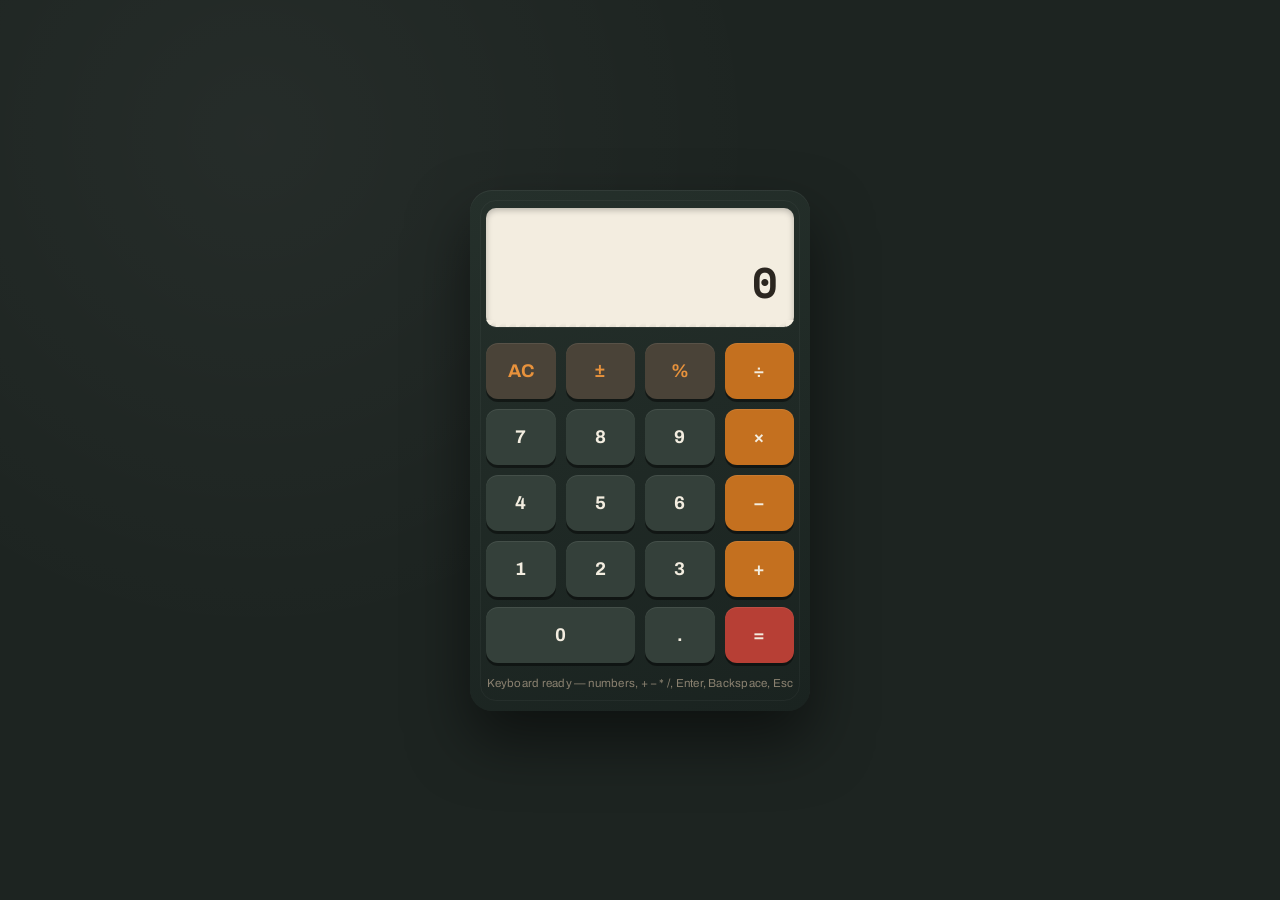
<file: CodeAlpha_BuildaCalculator/index.html>
<!DOCTYPE html>
<html lang="en">
<head>
<meta charset="UTF-8">
<meta name="viewport" content="width=device-width, initial-scale=1.0">
<title>Calculator</title>
<link rel="stylesheet" href="style.css">
</head>
<body>

  <main class="calc" aria-label="Calculator">

    <div class="tape">
      <div class="tape-line history" id="history">0</div>
      <div class="tape-line display" id="display">0</div>
    </div>

    <div class="keys">
      <button class="key key--func" data-action="clear">AC</button>
      <button class="key key--func" data-action="negate">±</button>
      <button class="key key--func" data-action="percent">%</button>
      <button class="key key--op" data-action="op" data-value="÷">÷</button>

      <button class="key" data-action="num" data-value="7">7</button>
      <button class="key" data-action="num" data-value="8">8</button>
      <button class="key" data-action="num" data-value="9">9</button>
      <button class="key key--op" data-action="op" data-value="×">×</button>

      <button class="key" data-action="num" data-value="4">4</button>
      <button class="key" data-action="num" data-value="5">5</button>
      <button class="key" data-action="num" data-value="6">6</button>
      <button class="key key--op" data-action="op" data-value="−">−</button>

      <button class="key" data-action="num" data-value="1">1</button>
      <button class="key" data-action="num" data-value="2">2</button>
      <button class="key" data-action="num" data-value="3">3</button>
      <button class="key key--op" data-action="op" data-value="+">+</button>

      <button class="key key--wide" data-action="num" data-value="0">0</button>
      <button class="key" data-action="decimal">.</button>
      <button class="key key--equal" data-action="equals">=</button>
    </div>

    <p class="hint">Keyboard ready — numbers, + − * /, Enter, Backspace, Esc</p>

  </main>

<script src="script.js"></script>
</body>
</html>
</file>
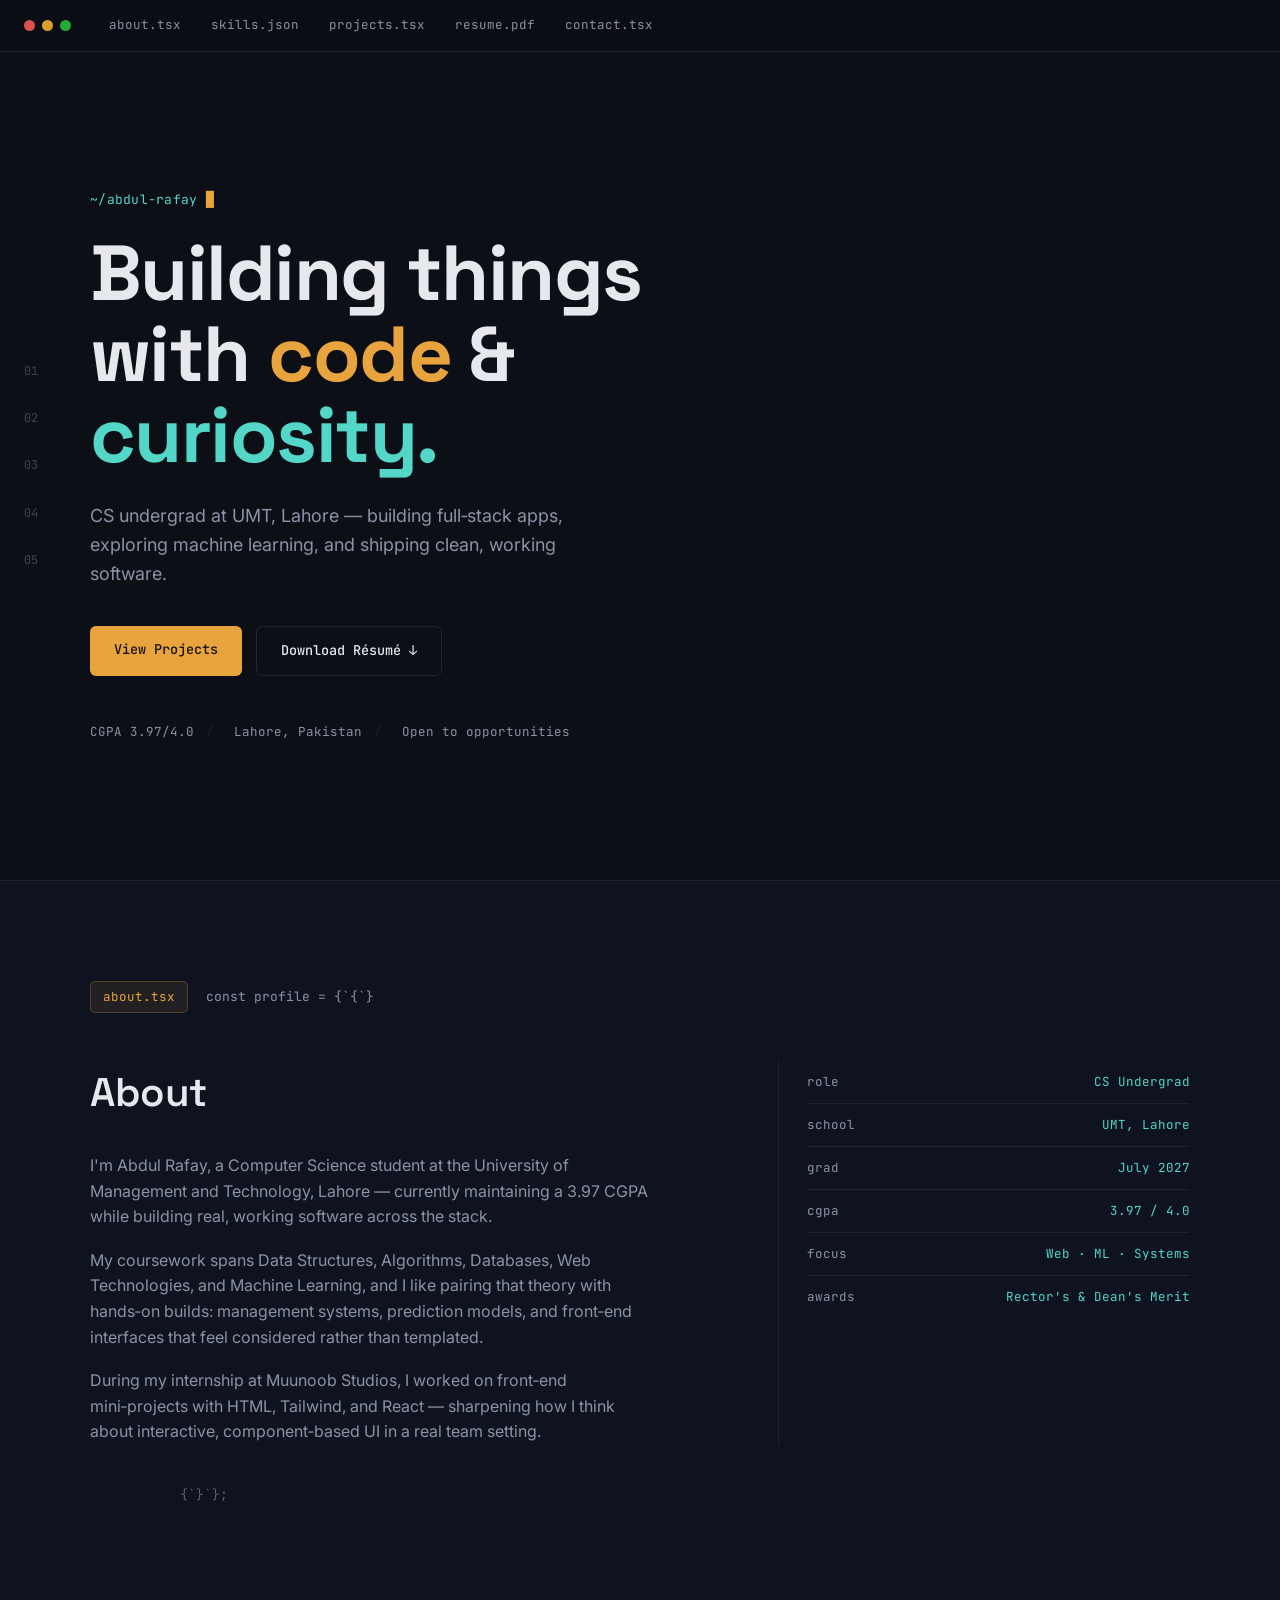
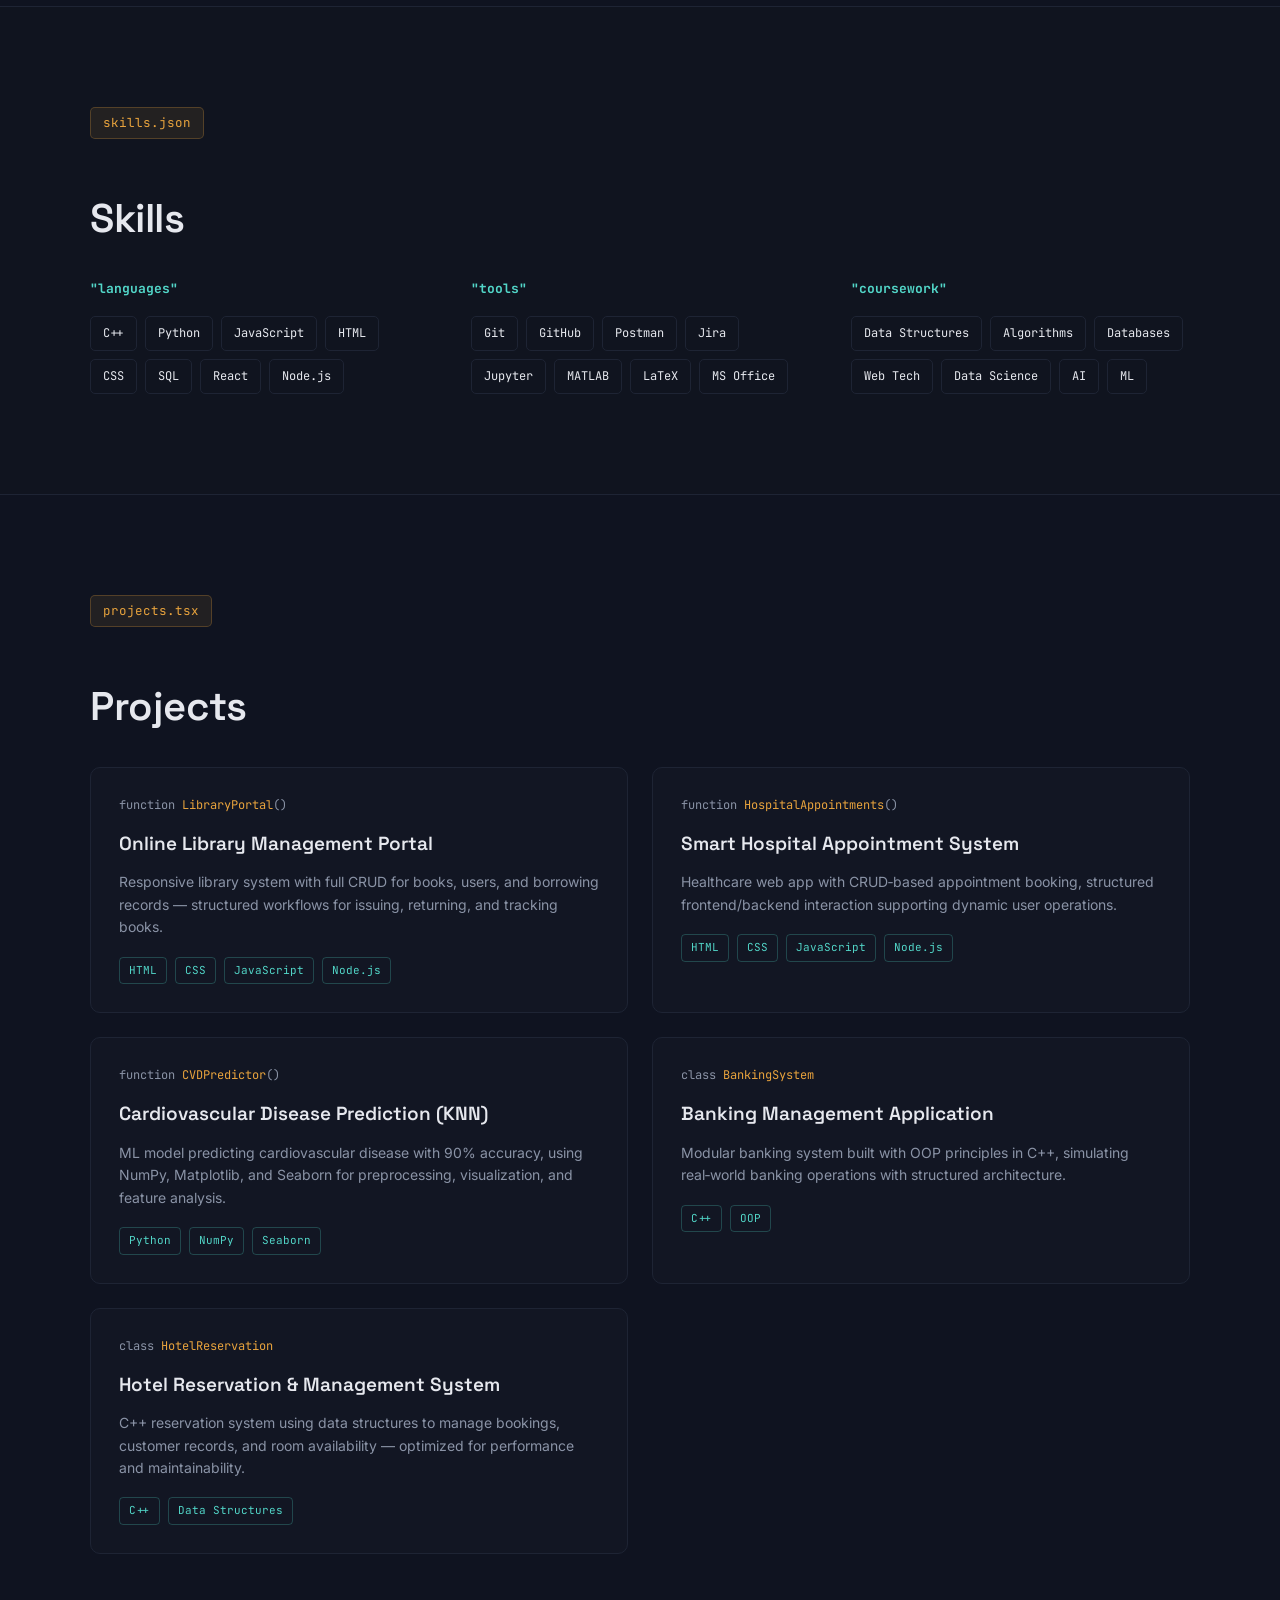
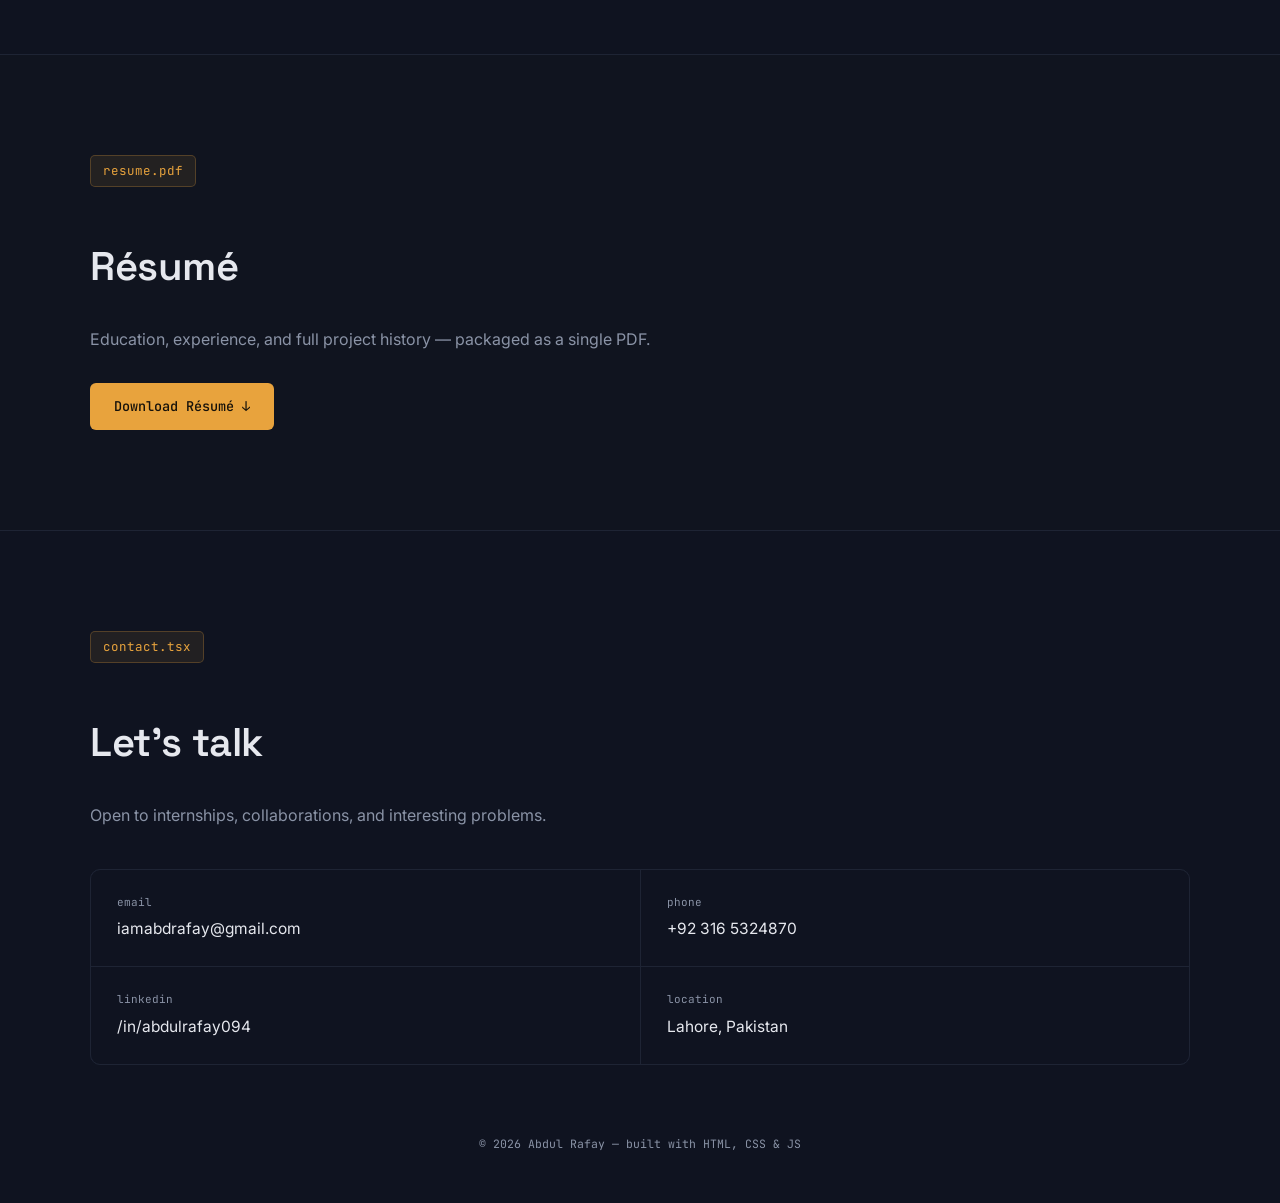
<file: CodeAlpha_PortfolioSite/index.html>
<!DOCTYPE html>
<html lang="en">
<head>
<meta charset="UTF-8">
<meta name="viewport" content="width=device-width, initial-scale=1.0">
<title>Abdul Rafay — Portfolio</title>
<link rel="preconnect" href="https://fonts.googleapis.com">
<link href="https://fonts.googleapis.com/css2?family=Space+Grotesk:wght@400;500;600;700&family=Inter:wght@400;500;600&family=JetBrains+Mono:wght@400;500;600&display=swap" rel="stylesheet">
<link rel="stylesheet" href="style.css">
</head>
<body>

<div class="noise"></div>

<!-- ===== EDITOR TAB BAR (NAV) ===== -->
<header class="tabbar" id="tabbar">
  <div class="tabbar-left">
    <span class="dot red"></span><span class="dot yellow"></span><span class="dot green"></span>
  </div>
  <nav class="tabs">
    <a href="#about" class="tab active" data-tab="about.tsx">about.tsx</a>
    <a href="#skills" class="tab" data-tab="skills.json">skills.json</a>
    <a href="#projects" class="tab" data-tab="projects.tsx">projects.tsx</a>
    <a href="#resume" class="tab" data-tab="resume.pdf">resume.pdf</a>
    <a href="#contact" class="tab" data-tab="contact.tsx">contact.tsx</a>
  </nav>
  <button class="menu-btn" id="menuBtn" aria-label="Toggle menu">☰</button>
</header>

<!-- ===== HERO ===== -->
<section class="hero" id="top">
  <div class="gutter" aria-hidden="true">
    <span>01</span><span>02</span><span>03</span><span>04</span><span>05</span>
  </div>
  <div class="hero-inner reveal">
    <p class="eyebrow mono">~/abdul-rafay <span class="caret">█</span></p>
    <h1 class="hero-title">
      Building things<br>
      with <span class="hl">code</span> &amp; <span class="hl-alt">curiosity.</span>
    </h1>
    <p class="hero-sub">
      CS undergrad at UMT, Lahore — building full‑stack apps, exploring machine learning,
      and shipping clean, working software.
    </p>
    <div class="hero-actions">
      <a href="#projects" class="btn btn-primary">View Projects</a>
      <a href="resume.pdf" class="btn btn-ghost" target="_blank" rel="noopener">Download Résumé ↓</a>
    </div>
    <div class="hero-meta mono">
      <span>CGPA 3.97/4.0</span><span class="sep">/</span>
      <span>Lahore, Pakistan</span><span class="sep">/</span>
      <span>Open to opportunities</span>
    </div>
  </div>
</section>

<!-- ===== ABOUT ===== -->
<section class="panel" id="about">
  <div class="panel-head">
    <span class="file-label mono">about.tsx</span>
    <span class="panel-line mono">const profile = {`{`}</span>
  </div>
  <div class="panel-body reveal">
    <div class="about-grid">
      <div class="about-text">
        <h2 class="section-title">About</h2>
        <p>
          I'm Abdul Rafay, a Computer Science student at the University of Management
          and Technology, Lahore — currently maintaining a 3.97 CGPA while building
          real, working software across the stack.
        </p>
        <p>
          My coursework spans Data Structures, Algorithms, Databases, Web Technologies,
          and Machine Learning, and I like pairing that theory with hands‑on builds:
          management systems, prediction models, and front‑end interfaces that feel
          considered rather than templated.
        </p>
        <p>
          During my internship at Muunoob Studios, I worked on front‑end mini‑projects
          with HTML, Tailwind, and React — sharpening how I think about interactive,
          component‑based UI in a real team setting.
        </p>
      </div>
      <ul class="about-facts mono">
        <li><span class="k">role</span><span class="v">CS Undergrad</span></li>
        <li><span class="k">school</span><span class="v">UMT, Lahore</span></li>
        <li><span class="k">grad</span><span class="v">July 2027</span></li>
        <li><span class="k">cgpa</span><span class="v">3.97 / 4.0</span></li>
        <li><span class="k">focus</span><span class="v">Web · ML · Systems</span></li>
        <li><span class="k">awards</span><span class="v">Rector's &amp; Dean's Merit</span></li>
      </ul>
    </div>
  </div>
  <span class="panel-line mono closing">{`}`};</span>
</section>

<!-- ===== SKILLS ===== -->
<section class="panel alt" id="skills">
  <div class="panel-head">
    <span class="file-label mono">skills.json</span>
  </div>
  <div class="panel-body reveal">
    <h2 class="section-title">Skills</h2>
    <div class="skills-grid">
      <div class="skill-group">
        <h3 class="mono group-title">"languages"</h3>
        <div class="chips">
          <span class="chip">C++</span><span class="chip">Python</span><span class="chip">JavaScript</span>
          <span class="chip">HTML</span><span class="chip">CSS</span><span class="chip">SQL</span>
          <span class="chip">React</span><span class="chip">Node.js</span>
        </div>
      </div>
      <div class="skill-group">
        <h3 class="mono group-title">"tools"</h3>
        <div class="chips">
          <span class="chip">Git</span><span class="chip">GitHub</span><span class="chip">Postman</span>
          <span class="chip">Jira</span><span class="chip">Jupyter</span><span class="chip">MATLAB</span>
          <span class="chip">LaTeX</span><span class="chip">MS Office</span>
        </div>
      </div>
      <div class="skill-group">
        <h3 class="mono group-title">"coursework"</h3>
        <div class="chips">
          <span class="chip">Data Structures</span><span class="chip">Algorithms</span>
          <span class="chip">Databases</span><span class="chip">Web Tech</span>
          <span class="chip">Data Science</span><span class="chip">AI</span><span class="chip">ML</span>
        </div>
      </div>
    </div>
  </div>
</section>

<!-- ===== PROJECTS ===== -->
<section class="panel" id="projects">
  <div class="panel-head">
    <span class="file-label mono">projects.tsx</span>
  </div>
  <div class="panel-body reveal">
    <h2 class="section-title">Projects</h2>
    <div class="project-grid">

      <article class="card">
        <div class="card-top mono">function <span class="fn">LibraryPortal</span>()</div>
        <h3>Online Library Management Portal</h3>
        <p>Responsive library system with full CRUD for books, users, and borrowing
           records — structured workflows for issuing, returning, and tracking books.</p>
        <div class="tags mono"><span>HTML</span><span>CSS</span><span>JavaScript</span><span>Node.js</span></div>
      </article>

      <article class="card">
        <div class="card-top mono">function <span class="fn">HospitalAppointments</span>()</div>
        <h3>Smart Hospital Appointment System</h3>
        <p>Healthcare web app with CRUD‑based appointment booking, structured
           frontend/backend interaction supporting dynamic user operations.</p>
        <div class="tags mono"><span>HTML</span><span>CSS</span><span>JavaScript</span><span>Node.js</span></div>
      </article>

      <article class="card">
        <div class="card-top mono">function <span class="fn">CVDPredictor</span>()</div>
        <h3>Cardiovascular Disease Prediction (KNN)</h3>
        <p>ML model predicting cardiovascular disease with 90% accuracy, using NumPy,
           Matplotlib, and Seaborn for preprocessing, visualization, and feature analysis.</p>
        <div class="tags mono"><span>Python</span><span>NumPy</span><span>Seaborn</span></div>
      </article>

      <article class="card">
        <div class="card-top mono">class <span class="fn">BankingSystem</span></div>
        <h3>Banking Management Application</h3>
        <p>Modular banking system built with OOP principles in C++, simulating
           real‑world banking operations with structured architecture.</p>
        <div class="tags mono"><span>C++</span><span>OOP</span></div>
      </article>

      <article class="card">
        <div class="card-top mono">class <span class="fn">HotelReservation</span></div>
        <h3>Hotel Reservation &amp; Management System</h3>
        <p>C++ reservation system using data structures to manage bookings, customer
           records, and room availability — optimized for performance and maintainability.</p>
        <div class="tags mono"><span>C++</span><span>Data Structures</span></div>
      </article>

    </div>
  </div>
</section>

<!-- ===== RESUME ===== -->
<section class="panel alt" id="resume">
  <div class="panel-head">
    <span class="file-label mono">resume.pdf</span>
  </div>
  <div class="panel-body reveal resume-body">
    <h2 class="section-title">Résumé</h2>
    <p class="resume-copy">
      Education, experience, and full project history — packaged as a single PDF.
    </p>
    <a href="resume.pdf" class="btn btn-primary" target="_blank" rel="noopener">Download Résumé ↓</a>
  </div>
</section>

<!-- ===== CONTACT ===== -->
<section class="panel contact-panel" id="contact">
  <div class="panel-head">
    <span class="file-label mono">contact.tsx</span>
  </div>
  <div class="panel-body reveal">
    <h2 class="section-title">Let's talk</h2>
    <p class="contact-copy">Open to internships, collaborations, and interesting problems.</p>
    <div class="contact-links">
      <a href="mailto:iamabdrafay@gmail.com" class="contact-link">
        <span class="mono label">email</span><span class="value">iamabdrafay@gmail.com</span>
      </a>
      <a href="tel:+923165324870" class="contact-link">
        <span class="mono label">phone</span><span class="value">+92 316 5324870</span>
      </a>
      <a href="https://linkedin.com/in/abdulrafay094" class="contact-link" target="_blank" rel="noopener">
        <span class="mono label">linkedin</span><span class="value">/in/abdulrafay094</span>
      </a>
      <a href="#top" class="contact-link">
        <span class="mono label">location</span><span class="value">Lahore, Pakistan</span>
      </a>
    </div>
  </div>
  <footer class="footer mono">© 2026 Abdul Rafay — built with HTML, CSS &amp; JS</footer>
</section>

<script src="script.js"></script>
</body>
</html>
</file>
<file: CodeAlpha_BuildaCalculator/style.css>
@import url('https://fonts.googleapis.com/css2?family=Space+Mono:wght@400;700&family=Archivo:wght@500;700;800&display=swap');

:root{
  --paper: #f3ede0;
  --ink: #2b2620;
  --ink-soft: #8a8170;
  --body-bg: #1d2421;
  --machine: #25302b;
  --machine-edge: #1a2320;
  --amber: #e8923c;
  --amber-deep: #c4701f;
  --coral: #e35b4f;
  --coral-deep: #b73f35;
  --key-shadow: rgba(0,0,0,0.45);
  --focus: #7fd8c4;
}

*{ box-sizing: border-box; }

body{
  margin: 0;
  min-height: 100vh;
  display: flex;
  align-items: center;
  justify-content: center;
  background:
    radial-gradient(circle at 20% 15%, rgba(255,255,255,0.04), transparent 40%),
    var(--body-bg);
  font-family: 'Archivo', sans-serif;
  padding: 32px 16px;
}

.calc{
  width: 100%;
  max-width: 340px;
  background: linear-gradient(160deg, var(--machine), var(--machine-edge));
  border-radius: 22px;
  padding: 18px 16px 22px;
  box-shadow:
    0 30px 60px rgba(0,0,0,0.5),
    inset 0 1px 0 rgba(255,255,255,0.06);
  position: relative;
}

.calc::before{
  content: "";
  position: absolute;
  top: 10px; left: 10px; right: 10px; bottom: 10px;
  border-radius: 16px;
  border: 1px solid rgba(255,255,255,0.04);
  pointer-events: none;
}

/* the paper tape readout */
.tape{
  background: var(--paper);
  border-radius: 10px;
  padding: 18px 16px 14px;
  margin-bottom: 16px;
  box-shadow:
    inset 0 2px 6px rgba(0,0,0,0.25),
    0 1px 0 rgba(255,255,255,0.05);
  position: relative;
  overflow: hidden;
}

.tape::after{
  /* torn paper edge effect */
  content: "";
  position: absolute;
  left: 0; right: 0; bottom: -1px;
  height: 8px;
  background:
    linear-gradient(135deg, var(--paper) 50%, transparent 50%) 0 0/10px 10px repeat-x;
}

.tape-line{
  font-family: 'Space Mono', monospace;
  text-align: right;
  color: var(--ink);
  white-space: nowrap;
  overflow: hidden;
  text-overflow: ellipsis;
}

.history{
  font-size: 0.9rem;
  color: var(--ink-soft);
  min-height: 1.2em;
  letter-spacing: 0.02em;
}

.display{
  font-size: clamp(1.8rem, 9vw, 2.6rem);
  font-weight: 700;
  margin-top: 4px;
  letter-spacing: -0.01em;
}

/* keypad */
.keys{
  display: grid;
  grid-template-columns: repeat(4, 1fr);
  gap: 10px;
}

.key{
  border: none;
  border-radius: 12px;
  padding: 18px 0;
  font-family: 'Archivo', sans-serif;
  font-size: 1.15rem;
  font-weight: 700;
  color: var(--paper);
  background: #34403a;
  box-shadow:
    0 3px 0 var(--key-shadow),
    inset 0 1px 0 rgba(255,255,255,0.08);
  cursor: pointer;
  transition: transform 0.06s ease, box-shadow 0.06s ease, background 0.15s ease;
  -webkit-tap-highlight-color: transparent;
}

.key:hover{ background: #3c4a43; }

.key:active,
.key.is-pressed{
  transform: translateY(3px);
  box-shadow: 0 0 0 var(--key-shadow), inset 0 1px 0 rgba(255,255,255,0.08);
}

.key:focus-visible{
  outline: 2px solid var(--focus);
  outline-offset: 2px;
}

.key--func{
  background: #4a4338;
  color: var(--amber);
}
.key--func:hover{ background: #564e41; }

.key--op{
  background: var(--amber-deep);
  color: var(--paper);
}
.key--op:hover{ background: var(--amber); }

.key--equal{
  background: var(--coral-deep);
  color: var(--paper);
}
.key--equal:hover{ background: var(--coral); }

.key--wide{
  grid-column: span 2;
}

.hint{
  text-align: center;
  color: var(--ink-soft);
  font-size: 0.72rem;
  margin: 14px 0 0;
  letter-spacing: 0.02em;
}

@media (prefers-reduced-motion: reduce){
  .key{ transition: none; }
}
</file>
<file: CodeAlpha_PortfolioSite/style.css>
:root{
  --bg:#0B0E14;
  --panel:#0F1320;
  --panel-alt:#10141F;
  --ink:#E6E8EE;
  --ink-dim:#8A93A6;
  --line:#1E2434;
  --amber:#E8A33D;
  --teal:#52D6C8;
  --mono:'JetBrains Mono', monospace;
  --display:'Space Grotesk', sans-serif;
  --body:'Inter', sans-serif;
}

*{box-sizing:border-box; margin:0; padding:0;}
html{scroll-behavior:smooth;}
body{
  background:var(--bg);
  color:var(--ink);
  font-family:var(--body);
  line-height:1.6;
  overflow-x:hidden;
}
.mono{font-family:var(--mono);}

.noise{
  position:fixed; inset:0; pointer-events:none; z-index:1;
  background-image:radial-gradient(circle at 1px 1px, rgba(255,255,255,0.025) 1px, transparent 0);
  background-size:3px 3px;
  opacity:.5;
}

a{color:inherit; text-decoration:none;}

/* ===== TAB BAR ===== */
.tabbar{
  position:sticky; top:0; z-index:50;
  display:flex; align-items:center; gap:24px;
  padding:0 24px;
  height:52px;
  background:rgba(11,14,20,0.85);
  backdrop-filter:blur(10px);
  border-bottom:1px solid var(--line);
}
.tabbar-left{display:flex; gap:7px;}
.dot{width:11px; height:11px; border-radius:50%; opacity:.85;}
.dot.red{background:#FF5F57;}
.dot.yellow{background:#FEBC2E;}
.dot.green{background:#28C840;}

.tabs{display:flex; gap:2px; flex:1; overflow-x:auto; scrollbar-width:none;}
.tabs::-webkit-scrollbar{display:none;}
.tab{
  font-family:var(--mono); font-size:12.5px; color:var(--ink-dim);
  padding:8px 14px; white-space:nowrap; border-bottom:2px solid transparent;
  transition:color .2s ease, border-color .2s ease;
}
.tab:hover{color:var(--ink);}
.tab.active{color:var(--amber); border-bottom-color:var(--amber);}
.menu-btn{display:none; background:none; border:none; color:var(--ink); font-size:18px; cursor:pointer;}

/* ===== HERO ===== */
.hero{
  position:relative;
  min-height:92vh;
  display:flex; align-items:center;
  padding:0 90px;
}
.gutter{
  position:absolute; left:24px; top:50%; transform:translateY(-50%);
  display:flex; flex-direction:column; gap:28px;
  font-family:var(--mono); font-size:12px; color:#3A4254;
}
.hero-inner{max-width:760px;}
.eyebrow{color:var(--teal); font-size:13px; margin-bottom:22px; letter-spacing:.02em;}
.caret{animation:blink 1.1s step-end infinite; color:var(--amber);}
@keyframes blink{50%{opacity:0;}}

.hero-title{
  font-family:var(--display);
  font-weight:700;
  font-size:clamp(40px, 6.2vw, 78px);
  line-height:1.04;
  letter-spacing:-0.02em;
  margin-bottom:26px;
}
.hl{color:var(--amber);}
.hl-alt{color:var(--teal);}

.hero-sub{
  font-size:18px; color:var(--ink-dim); max-width:520px; margin-bottom:38px;
}

.hero-actions{display:flex; gap:14px; margin-bottom:46px; flex-wrap:wrap;}
.btn{
  font-family:var(--mono); font-size:13.5px; font-weight:500;
  padding:13px 24px; border-radius:6px;
  transition:transform .18s ease, background .18s ease, border-color .18s ease;
  display:inline-block;
}
.btn-primary{background:var(--amber); color:#15110a;}
.btn-primary:hover{transform:translateY(-2px); background:#f0ad4f;}
.btn-ghost{border:1px solid var(--line); color:var(--ink);}
.btn-ghost:hover{transform:translateY(-2px); border-color:var(--teal); color:var(--teal);}

.hero-meta{font-size:12.5px; color:var(--ink-dim);}
.hero-meta .sep{margin:0 12px; color:var(--line);}

/* ===== REVEAL ===== */
.reveal{opacity:0; transform:translateY(22px); transition:opacity .7s ease, transform .7s ease;}
.reveal.in{opacity:1; transform:translateY(0);}

/* ===== PANELS ===== */
.panel{
  position:relative;
  padding:100px 90px;
  border-top:1px solid var(--line);
  background:var(--panel);
}
.panel.alt{background:var(--panel-alt);}
.panel-head{
  display:flex; align-items:center; gap:18px; margin-bottom:48px;
}
.file-label{
  font-size:12.5px; color:var(--amber);
  background:rgba(232,163,61,0.09);
  border:1px solid rgba(232,163,61,0.25);
  padding:5px 12px; border-radius:5px;
}
.panel-line{font-size:13px; color:var(--ink-dim);}
.panel-line.closing{display:block; margin-top:40px; padding-left:90px; opacity:.6;}

.section-title{
  font-family:var(--display); font-weight:600;
  font-size:clamp(28px, 3.4vw, 40px);
  margin-bottom:28px;
  letter-spacing:-0.01em;
}

/* ===== ABOUT ===== */
.about-grid{display:grid; grid-template-columns:1.5fr 1fr; gap:70px;}
.about-text p{color:var(--ink-dim); margin-bottom:18px; font-size:16px; max-width:560px;}
.about-text p:last-child{margin-bottom:0;}
.about-facts{list-style:none; border-left:1px solid var(--line); padding-left:28px;}
.about-facts li{display:flex; justify-content:space-between; gap:16px; padding:11px 0; border-bottom:1px solid var(--line); font-size:12.5px;}
.about-facts li:last-child{border-bottom:none;}
.about-facts .k{color:var(--ink-dim);}
.about-facts .v{color:var(--teal); text-align:right;}

/* ===== SKILLS ===== */
.skills-grid{display:grid; grid-template-columns:repeat(3,1fr); gap:42px;}
.group-title{color:var(--teal); font-size:13px; margin-bottom:16px;}
.chips{display:flex; flex-wrap:wrap; gap:8px;}
.chip{
  font-family:var(--mono); font-size:12px;
  border:1px solid var(--line); color:var(--ink);
  padding:7px 12px; border-radius:5px;
  transition:border-color .18s ease, transform .18s ease, color .18s ease;
}
.chip:hover{border-color:var(--amber); color:var(--amber); transform:translateY(-2px);}

/* ===== PROJECTS ===== */
.project-grid{display:grid; grid-template-columns:repeat(2,1fr); gap:24px;}
.card{
  border:1px solid var(--line); border-radius:10px; padding:28px;
  background:rgba(255,255,255,0.012);
  transition:transform .22s ease, border-color .22s ease, background .22s ease;
}
.card:hover{transform:translateY(-5px); border-color:var(--teal); background:rgba(82,214,200,0.04);}
.card-top{font-size:12px; color:var(--ink-dim); margin-bottom:14px;}
.card-top .fn{color:var(--amber);}
.card h3{font-family:var(--display); font-size:19px; margin-bottom:12px; font-weight:600;}
.card p{font-size:14px; color:var(--ink-dim); margin-bottom:18px;}
.tags{display:flex; flex-wrap:wrap; gap:8px; font-size:11px;}
.tags span{color:var(--teal); border:1px solid rgba(82,214,200,0.25); padding:4px 9px; border-radius:4px;}

/* ===== RESUME ===== */
.resume-body{text-align:left; max-width:560px;}
.resume-copy{color:var(--ink-dim); margin-bottom:30px; font-size:16px;}

/* ===== CONTACT ===== */
.contact-panel{padding-bottom:50px;}
.contact-copy{color:var(--ink-dim); font-size:16px; margin-bottom:40px;}
.contact-links{display:grid; grid-template-columns:repeat(2,1fr); gap:1px; background:var(--line); border:1px solid var(--line); border-radius:10px; overflow:hidden;}
.contact-link{
  background:var(--panel); padding:24px 26px;
  display:flex; flex-direction:column; gap:6px;
  transition:background .2s ease;
}
.contact-link:hover{background:rgba(232,163,61,0.06);}
.contact-link .label{font-size:11px; color:var(--ink-dim);}
.contact-link .value{font-size:15.5px; color:var(--ink);}
.contact-link:hover .value{color:var(--amber);}

.footer{margin-top:70px; font-size:11.5px; color:var(--ink-dim); text-align:center;}

/* ===== RESPONSIVE ===== */
@media (max-width:900px){
  .hero{padding:0 26px;}
  .gutter{display:none;}
  .panel{padding:70px 26px;}
  .about-grid{grid-template-columns:1fr; gap:36px;}
  .about-facts{border-left:none; padding-left:0; border-top:1px solid var(--line); padding-top:20px;}
  .skills-grid{grid-template-columns:1fr; gap:30px;}
  .project-grid{grid-template-columns:1fr;}
  .contact-links{grid-template-columns:1fr;}
  .panel-line.closing{padding-left:0;}
  .tabs{display:none;}
  .menu-btn{display:block; margin-left:auto;}
  .tabbar.menu-open .tabs{
    display:flex; flex-direction:column; position:absolute; top:52px; left:0; right:0;
    background:var(--bg); border-bottom:1px solid var(--line); padding:8px 26px;
  }
}

/* Reduced motion */
@media (prefers-reduced-motion: reduce){
  html{scroll-behavior:auto;}
  .reveal{opacity:1; transform:none; transition:none;}
  .caret{animation:none;}
  *{transition-duration:.001s !important;}
}

/* Focus visibility */
a:focus-visible, button:focus-visible{
  outline:2px solid var(--teal); outline-offset:3px; border-radius:3px;
}
</file>
